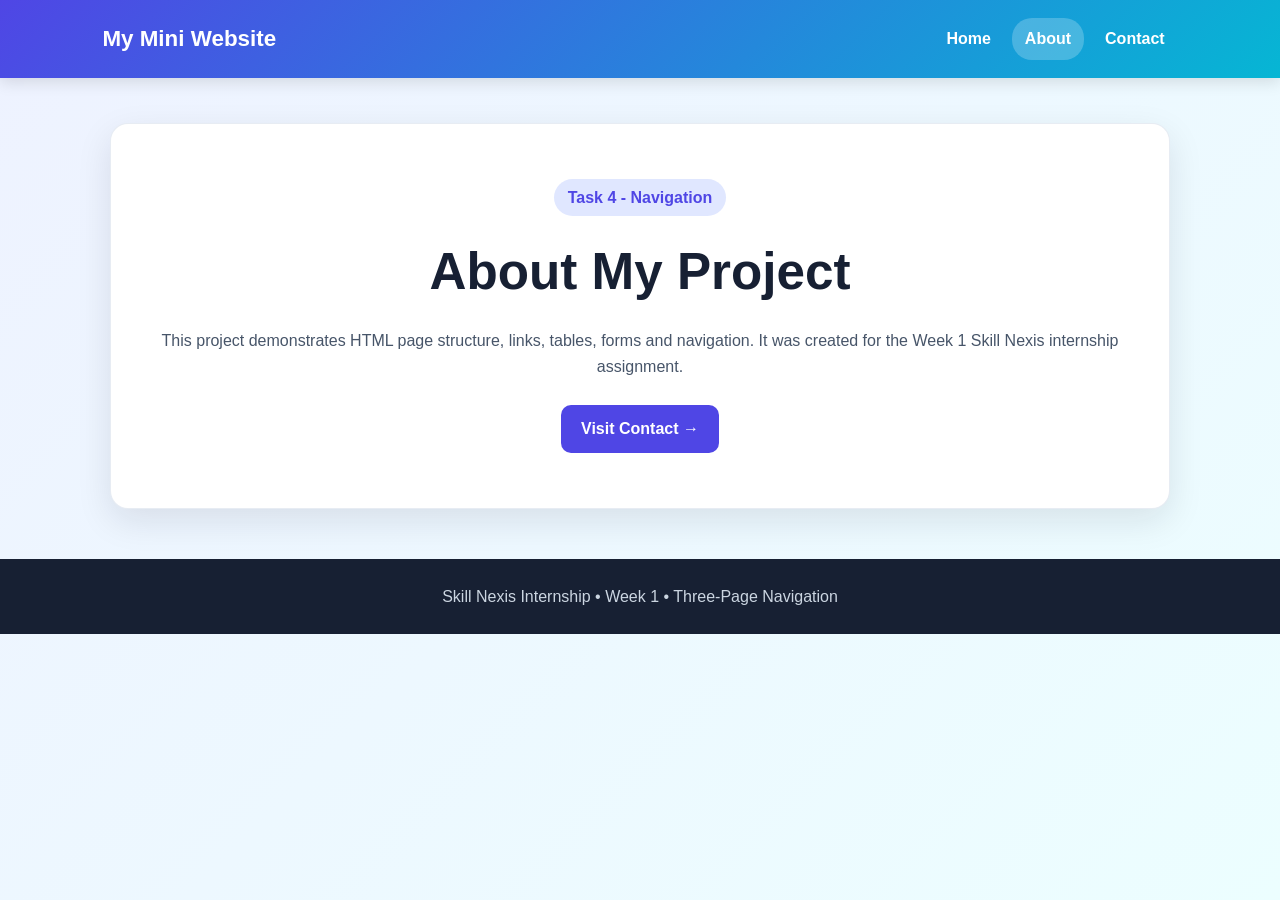
<file: about.html>
<!DOCTYPE html>
<html lang="en">
<head>
    <meta charset="UTF-8">
    <meta name="viewport" content="width=device-width, initial-scale=1.0">
    <title>About - Task 4</title>
    <link rel="stylesheet" href="style.css">
</head>
<body>
<header>
    <div class="navbar">
        <div class="logo">My Mini Website</div>
        <nav><a class="" href="home.html">Home</a>
<a class="active" href="about.html">About</a>
<a class="" href="contact.html">Contact</a></nav>
    </div>
</header>

<main>
    <section class="hero">
        <span class="badge">Task 4 - Navigation</span>
        <h1>About My Project</h1>
        <p>This project demonstrates HTML page structure, links, tables, forms and navigation. It was created for the Week 1 Skill Nexis internship assignment.</p>
        <a class="btn" href="contact.html">Visit Contact →</a>
    </section>
</main>

<footer>Skill Nexis Internship • Week 1 • Three-Page Navigation</footer>
</body>
</html>
</file>
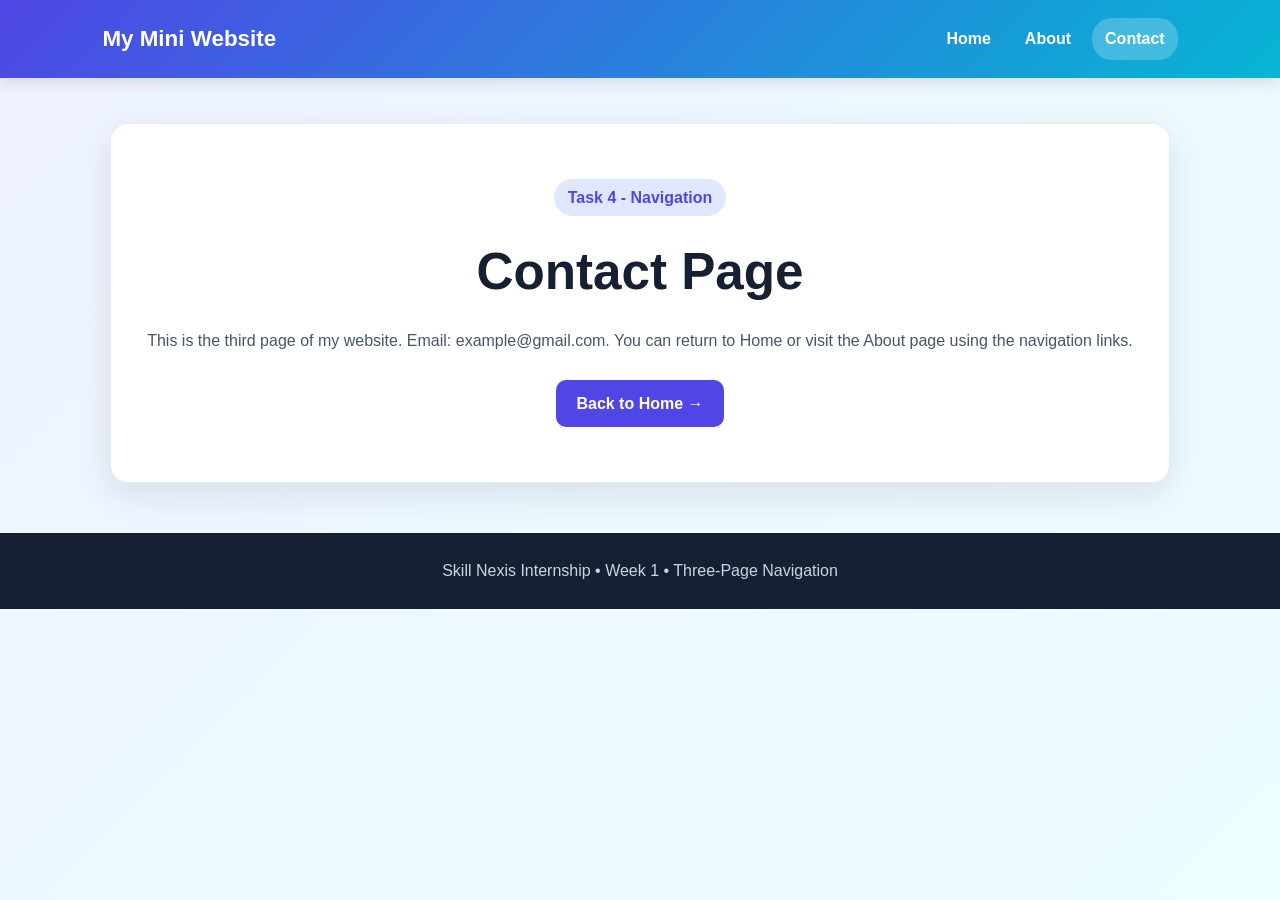
<file: contact.html>
<!DOCTYPE html>
<html lang="en">
<head>
    <meta charset="UTF-8">
    <meta name="viewport" content="width=device-width, initial-scale=1.0">
    <title>Contact - Task 4</title>
    <link rel="stylesheet" href="style.css">
</head>
<body>
<header>
    <div class="navbar">
        <div class="logo">My Mini Website</div>
        <nav><a class="" href="home.html">Home</a>
<a class="" href="about.html">About</a>
<a class="active" href="contact.html">Contact</a></nav>
    </div>
</header>

<main>
    <section class="hero">
        <span class="badge">Task 4 - Navigation</span>
        <h1>Contact Page</h1>
        <p>This is the third page of my website. Email: example@gmail.com. You can return to Home or visit the About page using the navigation links.</p>
        <a class="btn" href="home.html">Back to Home →</a>
    </section>
</main>

<footer>Skill Nexis Internship • Week 1 • Three-Page Navigation</footer>
</body>
</html>
</file>
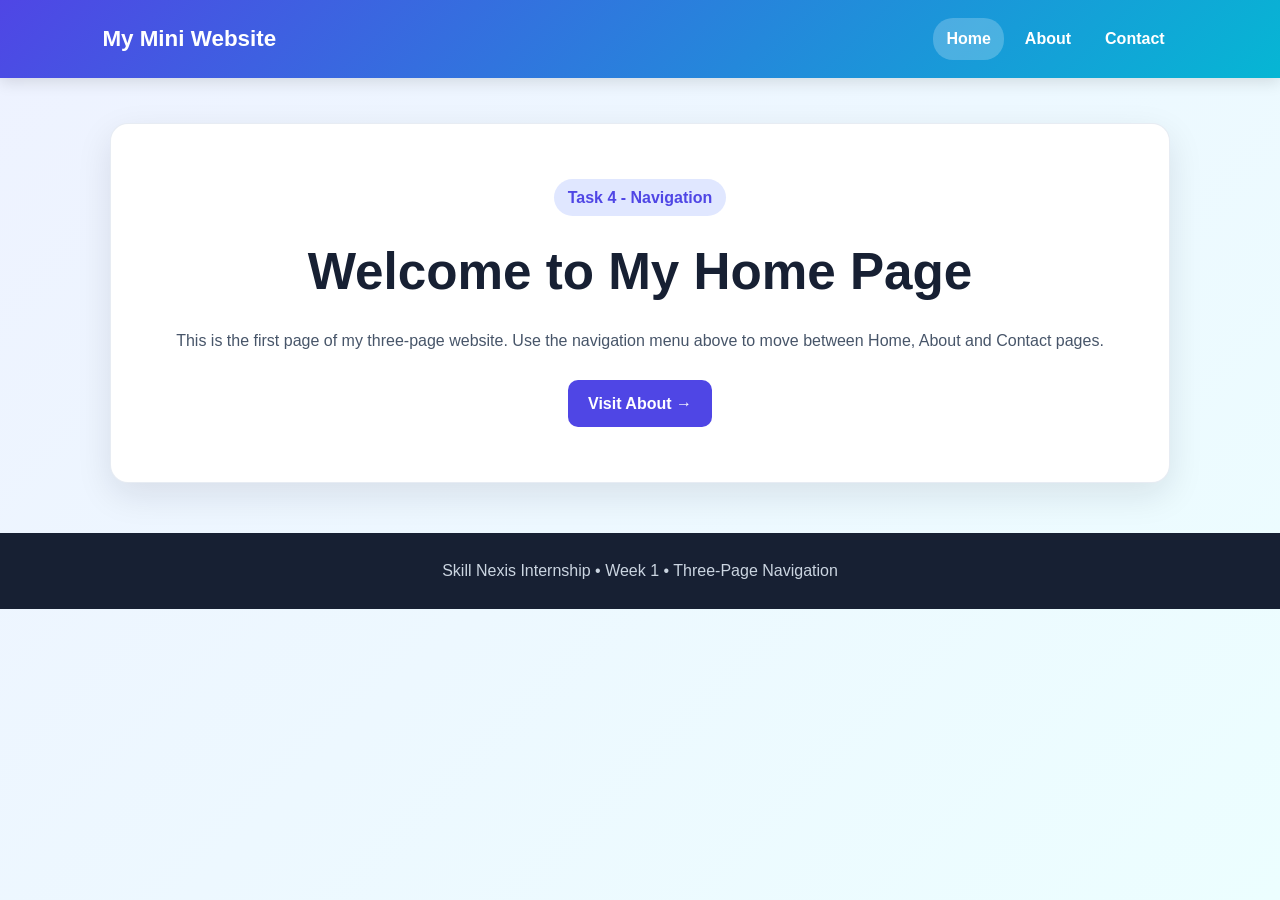
<file: home.html>
<!DOCTYPE html>
<html lang="en">
<head>
    <meta charset="UTF-8">
    <meta name="viewport" content="width=device-width, initial-scale=1.0">
    <title>Home - Task 4</title>
    <link rel="stylesheet" href="style.css">
</head>
<body>
<header>
    <div class="navbar">
        <div class="logo">My Mini Website</div>
        <nav><a class="active" href="home.html">Home</a>
<a class="" href="about.html">About</a>
<a class="" href="contact.html">Contact</a></nav>
    </div>
</header>

<main>
    <section class="hero">
        <span class="badge">Task 4 - Navigation</span>
        <h1>Welcome to My Home Page</h1>
        <p>This is the first page of my three-page website. Use the navigation menu above to move between Home, About and Contact pages.</p>
        <a class="btn" href="about.html">Visit About →</a>
    </section>
</main>

<footer>Skill Nexis Internship • Week 1 • Three-Page Navigation</footer>
</body>
</html>
</file>
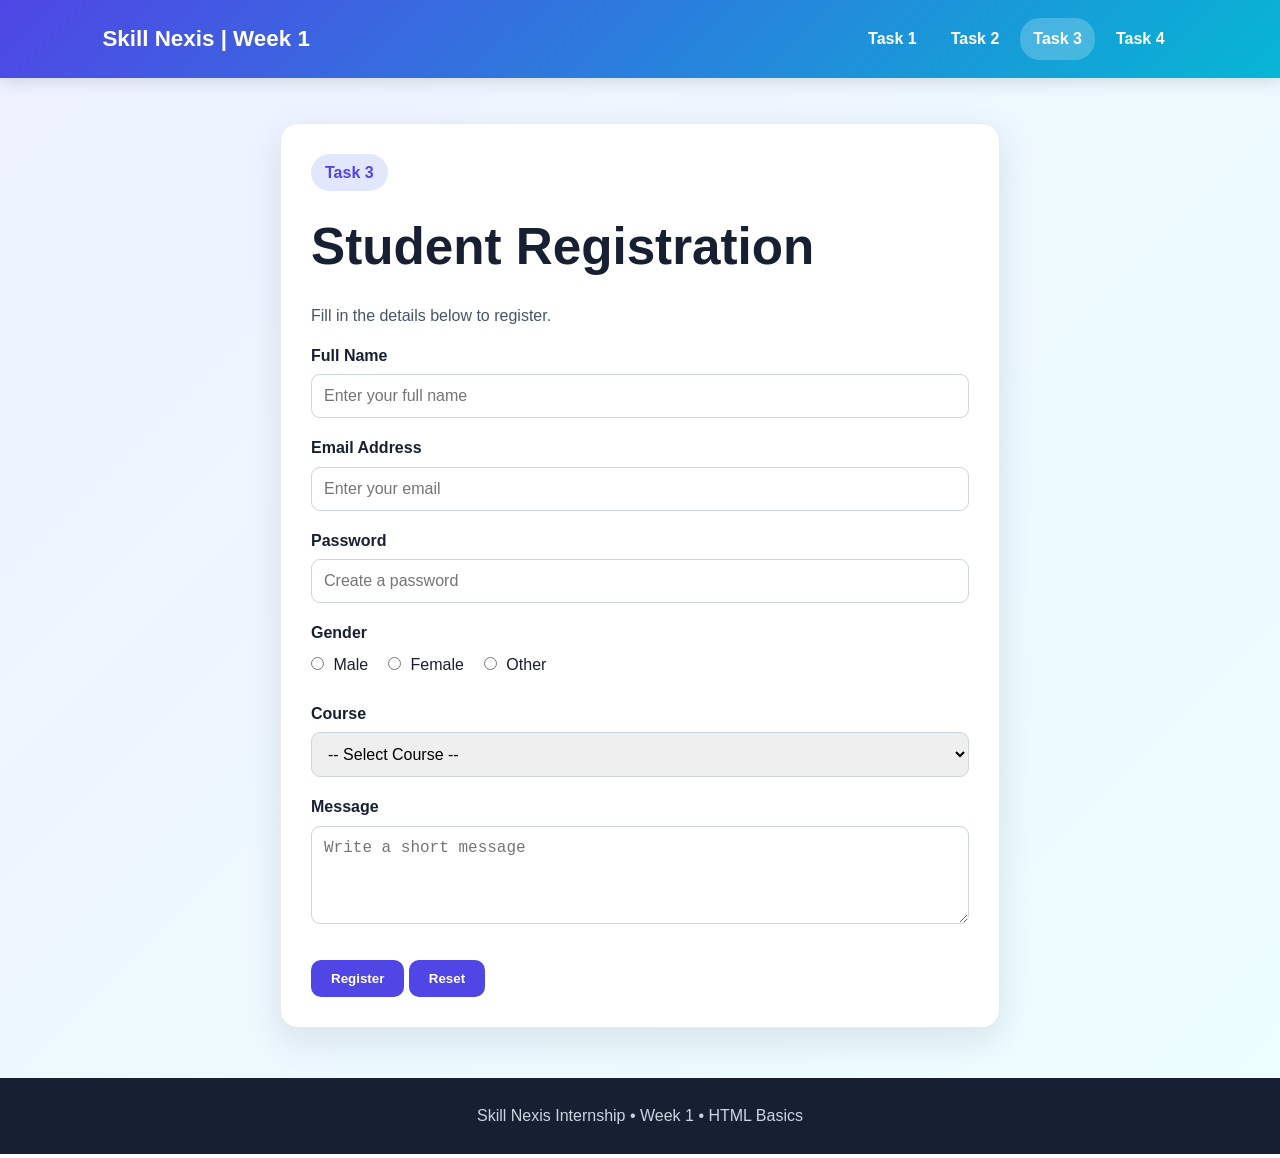
<file: registration.html>
<!DOCTYPE html>
<html lang="en">
<head>
    <meta charset="UTF-8">
    <meta name="viewport" content="width=device-width, initial-scale=1.0">
    <title>Task 3 - Registration Form</title>
    <link rel="stylesheet" href="style.css">
</head>
<body>
<header>
    <div class="navbar">
        <div class="logo">Skill Nexis | Week 1</div>
        <nav>
            <a href="index.html">Task 1</a>
            <a href="table.html">Task 2</a>
            <a class="active" href="registration.html">Task 3</a>
            <a href="home.html">Task 4</a>
        </nav>
    </div>
</header>

<main>
    <section class="form-card">
        <span class="badge">Task 3</span>
        <h1>Student Registration</h1>
        <p>Fill in the details below to register.</p>

        <form action="#" method="post">
            <div class="form-group">
                <label for="name">Full Name</label>
                <input id="name" type="text" name="name" placeholder="Enter your full name" required>
            </div>

            <div class="form-group">
                <label for="email">Email Address</label>
                <input id="email" type="email" name="email" placeholder="Enter your email" required>
            </div>

            <div class="form-group">
                <label for="password">Password</label>
                <input id="password" type="password" name="password" placeholder="Create a password" required>
            </div>

            <div class="form-group">
                <label>Gender</label>
                <div class="radio-group">
                    <label><input type="radio" name="gender" value="male"> Male</label>
                    <label><input type="radio" name="gender" value="female"> Female</label>
                    <label><input type="radio" name="gender" value="other"> Other</label>
                </div>
            </div>

            <div class="form-group">
                <label for="course">Course</label>
                <select id="course" name="course" required>
                    <option value="">-- Select Course --</option>
                    <option>ENTC</option>
                    <option>Computer Engineering</option>
                    <option>Information Technology</option>
                    <option>Mechanical Engineering</option>
                </select>
            </div>

            <div class="form-group">
                <label for="message">Message</label>
                <textarea id="message" name="message" rows="4" placeholder="Write a short message"></textarea>
            </div>

            <button class="btn" type="submit">Register</button>
            <button class="btn" type="reset">Reset</button>
        </form>
    </section>
</main>

<footer>Skill Nexis Internship • Week 1 • HTML Basics</footer>
</body>
</html>
</file>
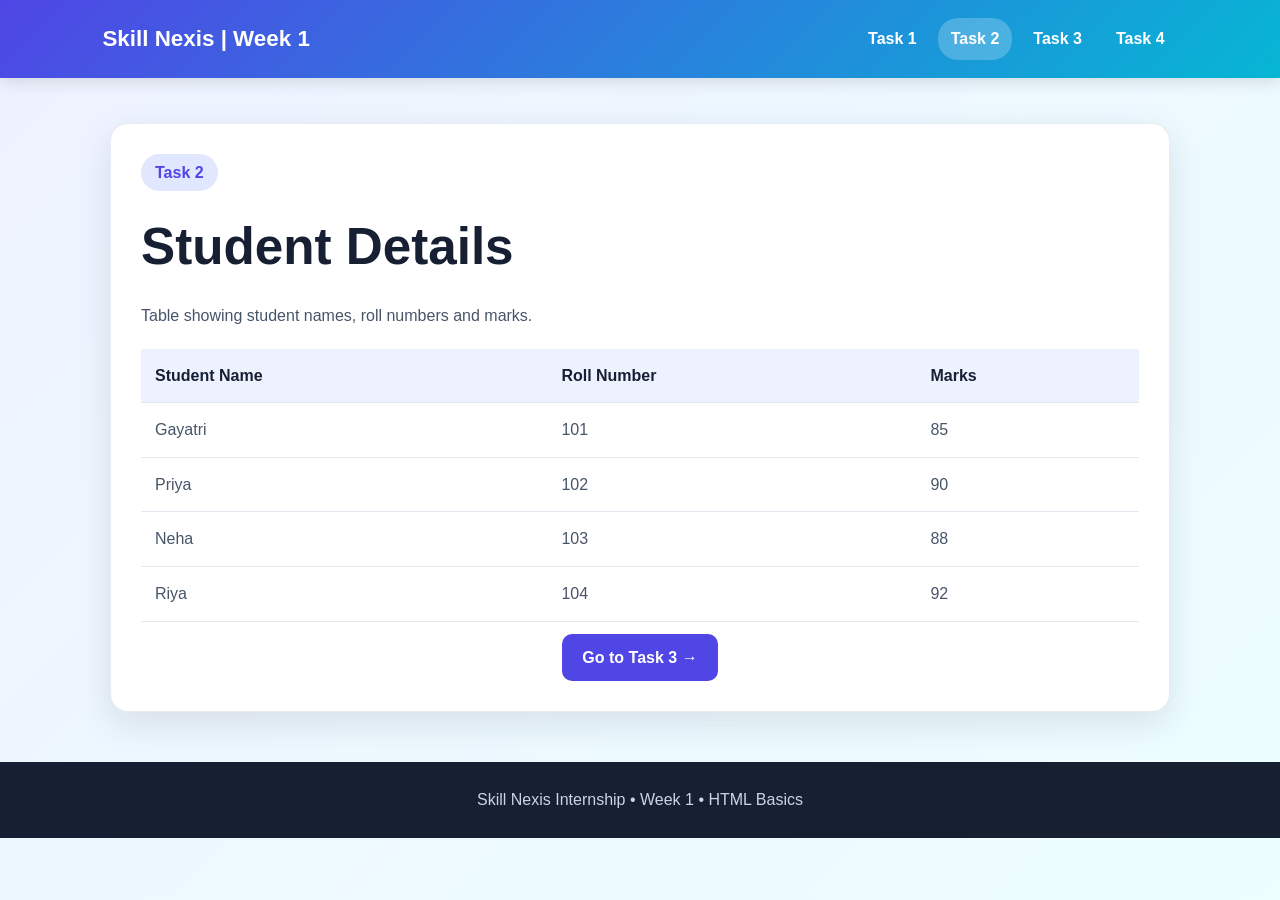
<file: table.html>
<!DOCTYPE html>
<html lang="en">
<head>
    <meta charset="UTF-8">
    <meta name="viewport" content="width=device-width, initial-scale=1.0">
    <title>Task 2 - Student Table</title>
    <link rel="stylesheet" href="style.css">
</head>
<body>
<header>
    <div class="navbar">
        <div class="logo">Skill Nexis | Week 1</div>
        <nav>
            <a href="index.html">Task 1</a>
            <a class="active" href="table.html">Task 2</a>
            <a href="registration.html">Task 3</a>
            <a href="home.html">Task 4</a>
        </nav>
    </div>
</header>

<main>
    <section class="table-card">
        <span class="badge">Task 2</span>
        <h1>Student Details</h1>
        <p>Table showing student names, roll numbers and marks.</p>

        <table>
            <thead>
                <tr>
                    <th>Student Name</th>
                    <th>Roll Number</th>
                    <th>Marks</th>
                </tr>
            </thead>
            <tbody>
                <tr><td>Gayatri</td><td>101</td><td>85</td></tr>
                <tr><td>Priya</td><td>102</td><td>90</td></tr>
                <tr><td>Neha</td><td>103</td><td>88</td></tr>
                <tr><td>Riya</td><td>104</td><td>92</td></tr>
            </tbody>
        </table>

        <div class="center">
            <a class="btn" href="registration.html">Go to Task 3 →</a>
        </div>
    </section>
</main>

<footer>Skill Nexis Internship • Week 1 • HTML Basics</footer>
</body>
</html>
</file>
<file: style.css>
/* Skill Nexis Week 1 - HTML Basics */

:root {
    --primary: #4f46e5;
    --secondary: #06b6d4;
    --dark: #172033;
    --text: #475569;
    --light: #f8fafc;
    --white: #ffffff;
    --border: #e2e8f0;
    --success: #16a34a;
}

* {
    box-sizing: border-box;
    margin: 0;
    padding: 0;
}

body {
    font-family: Arial, Helvetica, sans-serif;
    line-height: 1.6;
    color: var(--text);
    background: linear-gradient(135deg, #eef2ff, #ecfeff);
    min-height: 100vh;
}

header {
    background: linear-gradient(135deg, var(--primary), var(--secondary));
    color: white;
    padding: 18px 8%;
    box-shadow: 0 4px 15px rgba(0,0,0,0.12);
}

.navbar {
    max-width: 1100px;
    margin: auto;
    display: flex;
    align-items: center;
    justify-content: space-between;
    gap: 20px;
}

.logo {
    font-size: 1.4rem;
    font-weight: 800;
}

nav {
    display: flex;
    flex-wrap: wrap;
    gap: 8px;
}

nav a {
    color: white;
    text-decoration: none;
    padding: 8px 13px;
    border-radius: 20px;
    font-weight: 600;
}

nav a:hover,
nav a.active {
    background: rgba(255,255,255,0.22);
}

main {
    max-width: 1100px;
    margin: 45px auto;
    padding: 0 20px;
}

.hero,
.card,
.form-card,
.table-card {
    background: var(--white);
    border-radius: 18px;
    padding: 30px;
    box-shadow: 0 12px 35px rgba(15,23,42,0.10);
    border: 1px solid rgba(226,232,240,0.8);
}

.hero {
    text-align: center;
    padding: 55px 30px;
}

.badge {
    display: inline-block;
    background: #e0e7ff;
    color: var(--primary);
    padding: 6px 14px;
    border-radius: 20px;
    font-weight: 700;
    margin-bottom: 15px;
}

h1 {
    color: var(--dark);
    font-size: clamp(2rem, 5vw, 3.2rem);
    margin-bottom: 15px;
}

h2 {
    color: var(--dark);
    margin-bottom: 12px;
}

h3 {
    color: var(--dark);
    margin-bottom: 8px;
}

p {
    margin-bottom: 14px;
}

.btn {
    display: inline-block;
    margin-top: 12px;
    padding: 11px 20px;
    border-radius: 10px;
    background: var(--primary);
    color: white;
    text-decoration: none;
    border: none;
    cursor: pointer;
    font-weight: 700;
}

.btn:hover {
    opacity: 0.9;
    transform: translateY(-1px);
}

.grid {
    display: grid;
    grid-template-columns: repeat(3, 1fr);
    gap: 20px;
    margin-top: 25px;
}

.card ul {
    padding-left: 20px;
}

.project-image {
    width: min(100%, 520px);
    display: block;
    margin: 25px auto;
    border-radius: 15px;
    border: 1px solid var(--border);
}

table {
    width: 100%;
    border-collapse: collapse;
    margin-top: 20px;
    overflow: hidden;
}

th, td {
    padding: 14px;
    border-bottom: 1px solid var(--border);
    text-align: left;
}

th {
    background: #eef2ff;
    color: var(--dark);
}

tr:hover td {
    background: #f8fafc;
}

.form-card {
    max-width: 720px;
    margin: auto;
}

.form-group {
    margin-bottom: 17px;
}

label {
    display: block;
    margin-bottom: 6px;
    color: var(--dark);
    font-weight: 700;
}

input, select, textarea {
    width: 100%;
    padding: 12px;
    border: 1px solid #cbd5e1;
    border-radius: 9px;
    font-size: 1rem;
    outline: none;
}

input:focus, select:focus, textarea:focus {
    border-color: var(--primary);
    box-shadow: 0 0 0 3px rgba(79,70,229,0.12);
}

.radio-group {
    display: flex;
    gap: 20px;
    align-items: center;
}

.radio-group label {
    display: inline;
    font-weight: 500;
}

.radio-group input {
    width: auto;
    margin-right: 5px;
}

footer {
    text-align: center;
    background: var(--dark);
    color: #cbd5e1;
    padding: 25px 20px;
    margin-top: 50px;
}

.small {
    color: #64748b;
    font-size: 0.95rem;
}

.center {
    text-align: center;
}

@media (max-width: 760px) {
    .navbar {
        flex-direction: column;
    }

    nav {
        justify-content: center;
    }

    .grid {
        grid-template-columns: 1fr;
    }

    .hero,
    .card,
    .form-card,
    .table-card {
        padding: 22px;
    }
}
</file>
